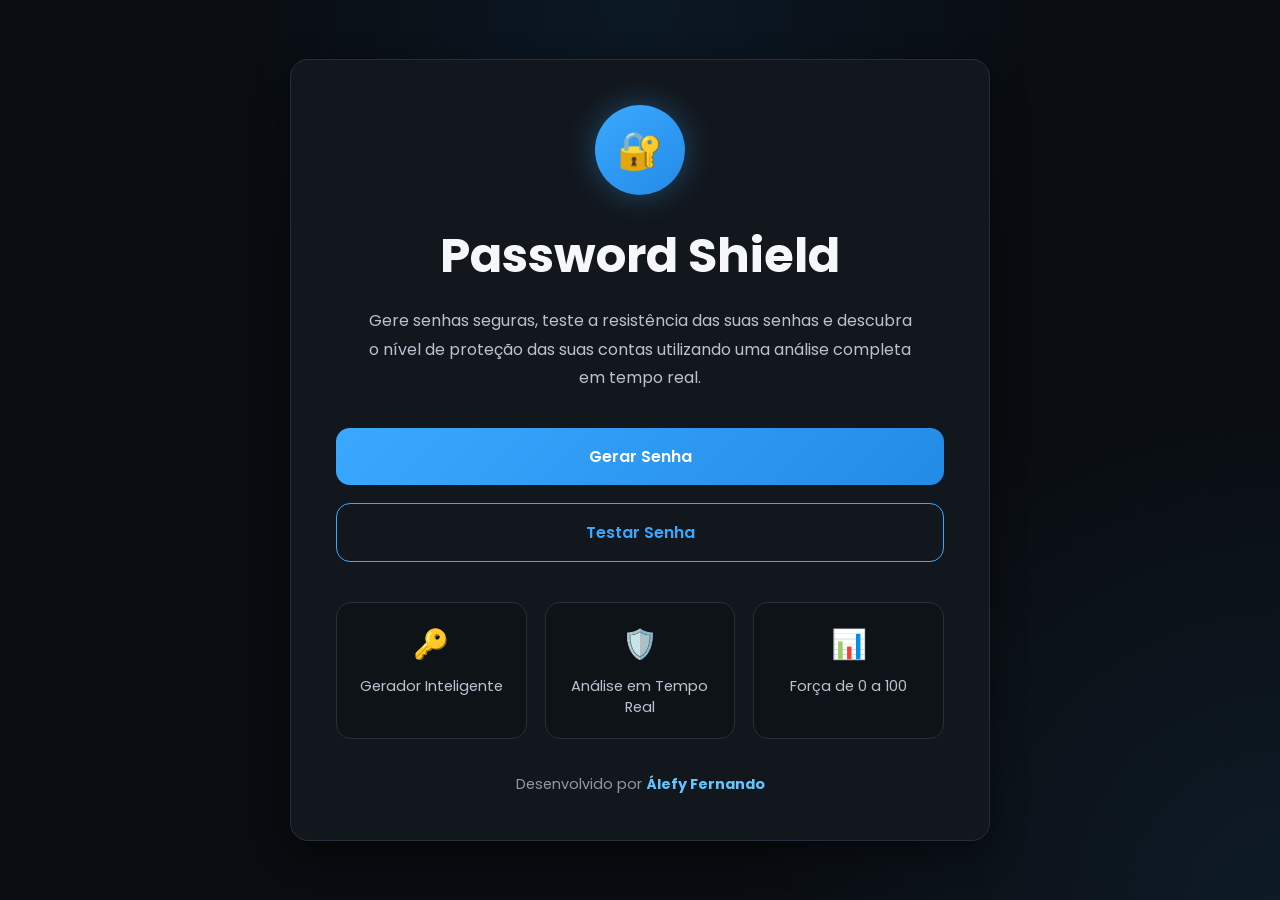
<file: index.html>
<!DOCTYPE html>
<html lang="pt-BR">

<head>

    <meta charset="UTF-8">

    <meta name="viewport" content="width=device-width, initial-scale=1.0">

    <title>Password Shield | Segurança de Senhas</title>

    <link rel="stylesheet" href="style.css">

    <link rel="preconnect" href="https://fonts.googleapis.com">

    <link rel="preconnect" href="https://fonts.gstatic.com" crossorigin>

    <link href="https://fonts.googleapis.com/css2?family=Poppins:wght@300;400;500;600;700&display=swap" rel="stylesheet">

</head>

<body>

    <div class="background"></div>

    <main class="container">

        <section class="card">

            <div class="logo">

                🔐

            </div>

            <h1>Password Shield</h1>

            <p class="descricao">

                Gere senhas seguras, teste a resistência das suas senhas
                e descubra o nível de proteção das suas contas utilizando
                uma análise completa em tempo real.

            </p>

            <div class="menu">

                <a href="gerar.html" class="botao principal">

                    Gerar Senha

                </a>

                <a href="testar.html" class="botao secundario">

                    Testar Senha

                </a>

            </div>

            <div class="informacoes">

                <div class="info">

                    <span>🔑</span>

                    <p>Gerador Inteligente</p>

                </div>

                <div class="info">

                    <span>🛡️</span>

                    <p>Análise em Tempo Real</p>

                </div>

                <div class="info">

                    <span>📊</span>

                    <p>Força de 0 a 100</p>

                </div>

            </div>

            <footer>

                Desenvolvido por <strong>Álefy Fernando</strong>

            </footer>

        </section>

    </main>

</body>

</html>
</file>
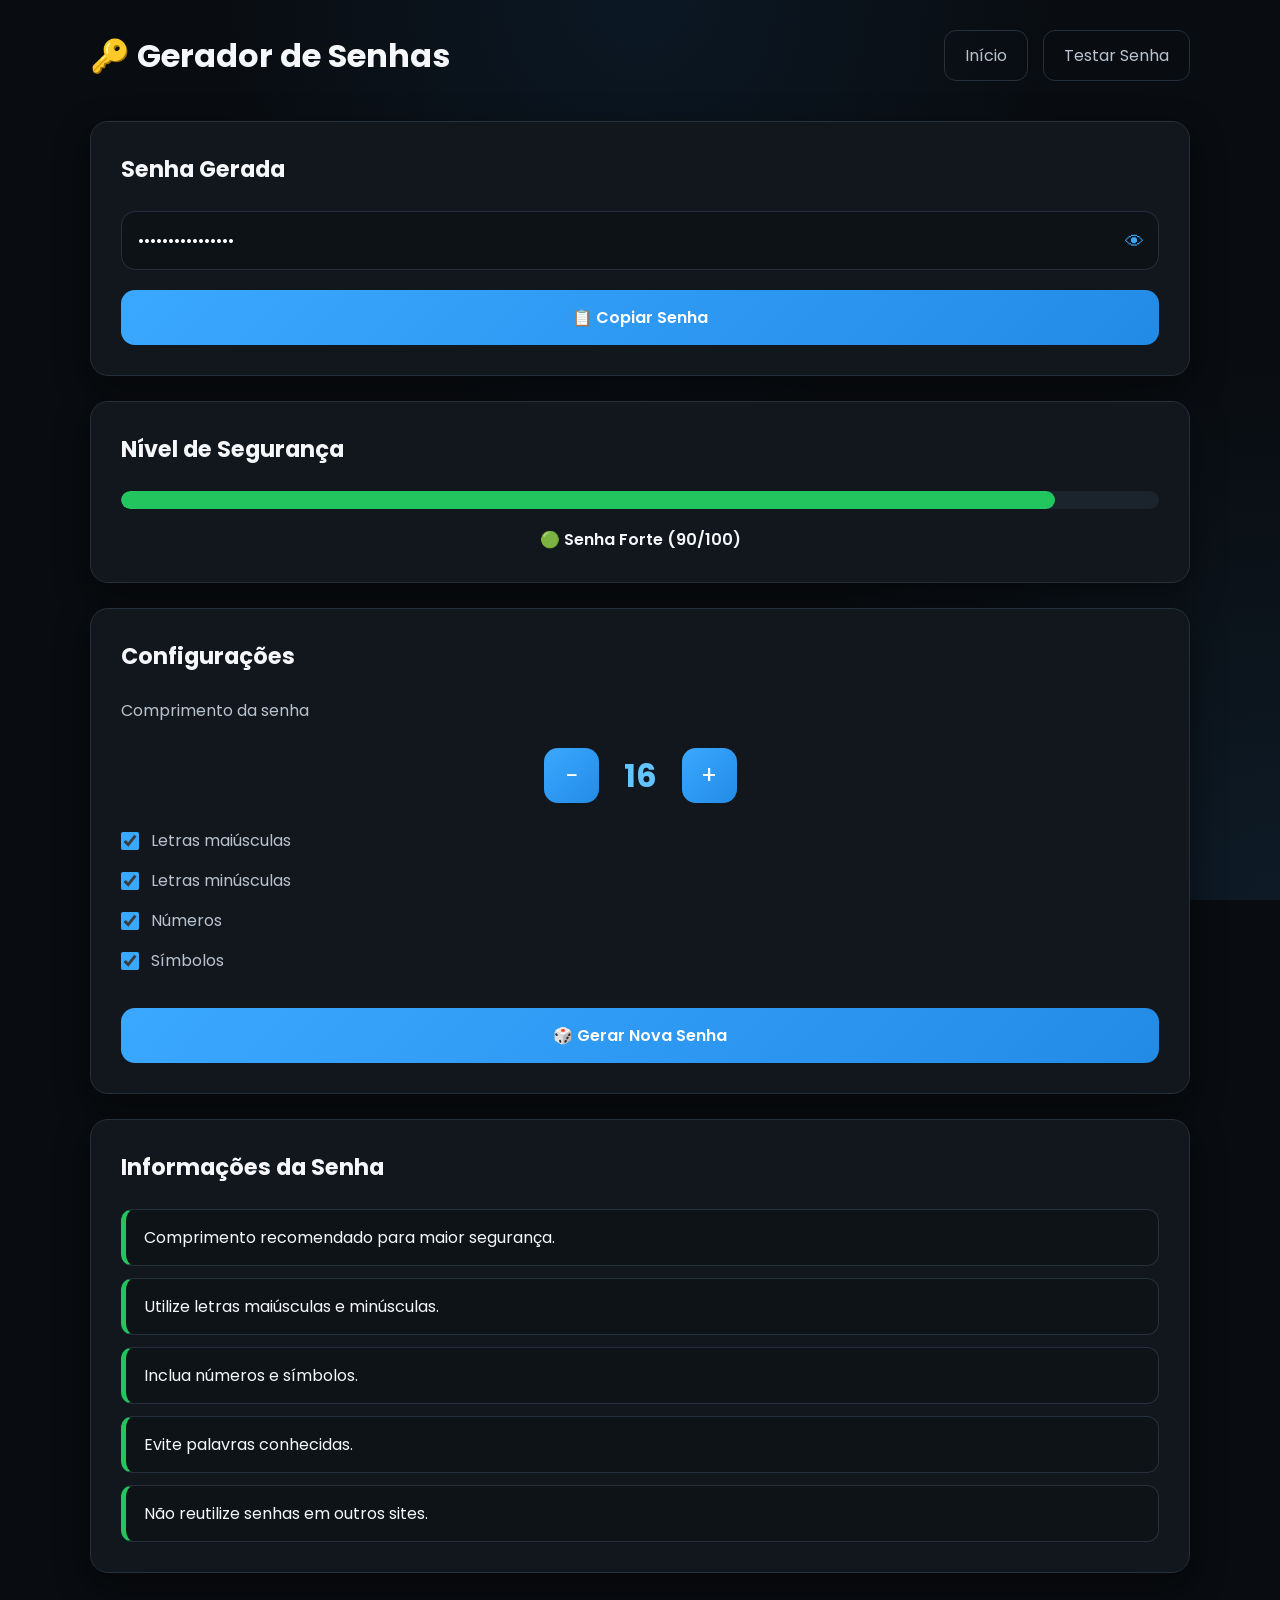
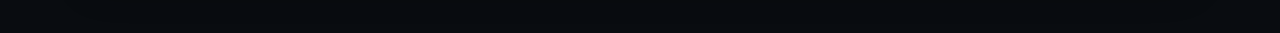
<file: gerar.html>
<!DOCTYPE html>
<html lang="pt-BR">

<head>

    <meta charset="UTF-8">

    <meta name="viewport" content="width=device-width, initial-scale=1.0">

    <title>Password Shield | Gerador de Senhas</title>

    <link rel="stylesheet" href="style.css">

</head>

<body>

    <div class="background"></div>

    <header>

        <h1>🔑 Gerador de Senhas</h1>

        <nav>

            <a href="index.html">Início</a>

            <a href="testar.html">Testar Senha</a>

        </nav>

    </header>

    <main>

        <!-- SENHA GERADA -->

        <section class="painel">

            <h2>Senha Gerada</h2>

            <div class="campo-senha">

                <input
                    type="password"
                    id="campoSenha"
                    readonly
                    placeholder="Clique em Gerar Nova Senha">

                <button
                    class="toggleSenha"
                    id="mostrarSenha"
                    title="Mostrar senha">

                    👁

                </button>

            </div>

            <button id="copiar">

                📋 Copiar Senha

            </button>

        </section>

        <!-- FORÇA -->

        <section class="painel">

            <h2>Nível de Segurança</h2>

            <div class="barra">

                <div id="forca"></div>

            </div>

            <p id="textoForca">

                Gere uma senha para iniciar.

            </p>

        </section>

        <!-- CONFIGURAÇÕES -->

        <section class="painel">

            <h2>Configurações</h2>

            <label>

                Comprimento da senha

            </label>

            <div class="controle">

                <button id="menos">

                    −

                </button>

                <span id="valorTamanho">

                    16

                </span>

                <button id="mais">

                    +

                </button>

            </div>

            <label>

                <input
                    type="checkbox"
                    id="maiusculas"
                    checked>

                Letras maiúsculas

            </label>

            <label>

                <input
                    type="checkbox"
                    id="minusculas"
                    checked>

                Letras minúsculas

            </label>

            <label>

                <input
                    type="checkbox"
                    id="numeros"
                    checked>

                Números

            </label>

            <label>

                <input
                    type="checkbox"
                    id="simbolos"
                    checked>

                Símbolos

            </label>

            <button id="gerar">

                🎲 Gerar Nova Senha

            </button>

        </section>

        <!-- INFORMAÇÕES -->

        <section class="painel">

            <h2>Informações da Senha</h2>

            <ul id="listaResultado">

                <li class="sucesso">

                    Comprimento recomendado para maior segurança.

                </li>

                <li class="sucesso">

                    Utilize letras maiúsculas e minúsculas.

                </li>

                <li class="sucesso">

                    Inclua números e símbolos.

                </li>

                <li class="sucesso">

                    Evite palavras conhecidas.

                </li>

                <li class="sucesso">

                    Não reutilize senhas em outros sites.

                </li>

            </ul>

        </section>

    </main>

    <script src="gerar.js"></script>

</body>

</html>
</file>
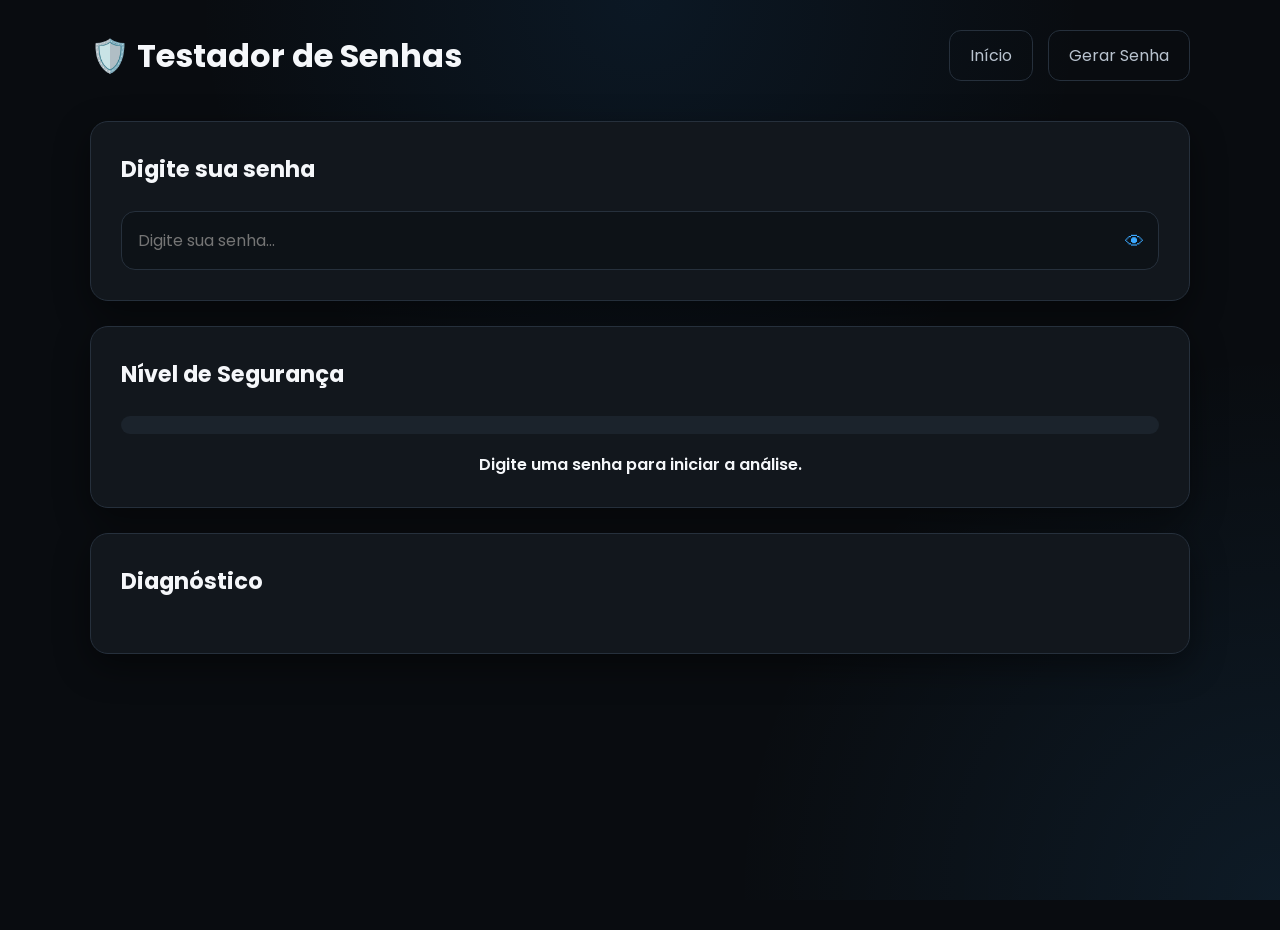
<file: testar.html>
<!DOCTYPE html>
<html lang="pt-BR">

<head>

    <meta charset="UTF-8">

    <meta name="viewport" content="width=device-width, initial-scale=1.0">

    <title>Password Shield | Testador de Senhas</title>

    <link rel="stylesheet" href="style.css">

</head>

<body>

    <div class="background"></div>

    <header>

        <h1>🛡️ Testador de Senhas</h1>

        <nav>

            <a href="index.html">Início</a>

            <a href="gerar.html">Gerar Senha</a>

        </nav>

    </header>

    <main>

        <!-- Campo da senha -->

        <section class="painel">

            <h2>Digite sua senha</h2>

            <div class="campo-senha">

                <input
                    type="password"
                    id="senhaTeste"
                    placeholder="Digite sua senha...">

                <button
                    class="toggleSenha"
                    id="mostrarSenha"
                    title="Mostrar senha">

                    👁

                </button>

            </div>

        </section>

        <!-- Barra -->

        <section class="painel">

            <h2>Nível de Segurança</h2>

            <div class="barra">

                <div id="forca"></div>

            </div>

            <p id="textoForca">

                Digite uma senha para iniciar a análise.

            </p>

        </section>

        <!-- Diagnóstico -->

        <section class="painel">

            <h2>Diagnóstico</h2>

            <ul id="listaResultado">

            </ul>

        </section>

    </main>

    <script src="testar.js"></script>

</body>

</html>
</file>
<file: style.css>
@import url('https://fonts.googleapis.com/css2?family=Poppins:wght@300;400;500;600;700&display=swap');

/* ==========================
   VARIÁVEIS
========================== */

:root{

    --background:#090C10;

    --card:#12171D;

    --card-hover:#171E27;

    --primary:#3BA8FF;

    --primary-dark:#228BE6;

    --primary-light:#63C5FF;

    --text:#F5F7FA;

    --text-secondary:#B9C3CF;

    --border:#26303C;

    --shadow:0 12px 35px rgba(0,0,0,.45);

    --radius:18px;

}

/* ==========================
   RESET
========================== */

*{

    margin:0;

    padding:0;

    box-sizing:border-box;

    font-family:"Poppins",sans-serif;

}

html{

    scroll-behavior:smooth;

}

body{

    min-height:100vh;

    background:var(--background);

    color:var(--text);

    overflow-x:hidden;

}

/* ==========================
   FUNDO
========================== */

.background{

    position:fixed;

    inset:0;

    background:

    radial-gradient(circle at top,#1b6db61f,transparent 40%),

    radial-gradient(circle at bottom right,#3ba8ff18,transparent 35%),

    #090C10;

    z-index:-1;

}

/* ==========================
   CONTAINER
========================== */

.container{

    width:min(1100px,92%);

    min-height:100vh;

    display:flex;

    justify-content:center;

    align-items:center;

    margin:auto;

    padding:40px 0;

}

/* ==========================
   CARD
========================== */

.card{

    width:100%;

    max-width:700px;

    background:var(--card);

    border:1px solid var(--border);

    border-radius:var(--radius);

    padding:45px;

    box-shadow:var(--shadow);

    text-align:center;

    transition:.35s;

}

.card:hover{

    background:var(--card-hover);

}

/* ==========================
   LOGO
========================== */

.logo{

    width:90px;

    height:90px;

    margin:auto;

    margin-bottom:25px;

    border-radius:50%;

    background:linear-gradient(
        145deg,
        var(--primary),
        var(--primary-dark)
    );

    display:flex;

    justify-content:center;

    align-items:center;

    font-size:2.3rem;

    box-shadow:

        0 0 30px rgba(59,168,255,.35);

}

/* ==========================
   TITULOS
========================== */

h1{

    font-size:3rem;

    font-weight:700;

    margin-bottom:15px;

}

.descricao{

    color:var(--text-secondary);

    line-height:1.8;

    max-width:550px;

    margin:auto;

    margin-bottom:35px;

}

/* ==========================
   MENU
========================== */

.menu{

    display:flex;

    flex-direction:column;

    gap:18px;

    margin-bottom:40px;

}

/* ==========================
   BOTÕES
========================== */

.botao{

    text-decoration:none;

    border-radius:14px;

    padding:16px;

    font-weight:600;

    font-size:1rem;

    transition:.30s;

}

.principal{

    background:linear-gradient(
        135deg,
        var(--primary),
        var(--primary-dark)
    );

    color:white;

}

.principal:hover{

    transform:translateY(-3px);

    box-shadow:

        0 10px 25px rgba(59,168,255,.35);

}

.secundario{

    border:1px solid var(--primary);

    color:var(--primary);

}

.secundario:hover{

    background:rgba(59,168,255,.10);

    transform:translateY(-3px);

}

/* ==========================
   INFORMAÇÕES
========================== */

.informacoes{

    display:grid;

    grid-template-columns:repeat(3,1fr);

    gap:18px;

    margin-top:10px;

}

.info{

    background:#0E1318;

    border:1px solid var(--border);

    border-radius:15px;

    padding:20px;

    transition:.30s;

}

.info:hover{

    transform:translateY(-4px);

    border-color:var(--primary);

}

.info span{

    font-size:1.8rem;

}

.info p{

    margin-top:10px;

    color:var(--text-secondary);

    font-size:.92rem;

}

/* ==========================
   RODAPÉ
========================== */

footer{

    margin-top:35px;

    color:#8E99A5;

    font-size:.9rem;

}

footer strong{

    color:var(--primary-light);

}
/* =====================================================
   HEADER
===================================================== */

header{

    width:min(1100px,92%);

    margin:30px auto 10px;

    display:flex;

    justify-content:space-between;

    align-items:center;

    flex-wrap:wrap;

    gap:20px;

}

header h1{

    font-size:2rem;

    margin:0;

}

nav{

    display:flex;

    gap:15px;

    flex-wrap:wrap;

}

nav a{

    text-decoration:none;

    color:var(--text-secondary);

    padding:12px 20px;

    border-radius:12px;

    border:1px solid var(--border);

    transition:.3s;

}

nav a:hover{

    color:white;

    border-color:var(--primary);

    background:rgba(59,168,255,.12);

}

/* =====================================================
   MAIN
===================================================== */

main{

    width:min(1100px,92%);

    margin:auto;

    display:grid;

    gap:25px;

    padding:30px 0 60px;

}

/* =====================================================
   PAINÉIS
===================================================== */

.painel{

    background:var(--card);

    border:1px solid var(--border);

    border-radius:18px;

    padding:30px;

    box-shadow:var(--shadow);

}

.painel h2{

    margin-bottom:25px;

    font-size:1.4rem;

}

/* =====================================================
   INPUTS
===================================================== */

input[type=text],
input[type=password]{

    width:100%;

    background:#0D1217;

    color:white;

    border:1px solid var(--border);

    border-radius:14px;

    padding:16px;

    font-size:1rem;

    outline:none;

    transition:.3s;

}

input[type=text]:focus,
input[type=password]:focus{

    border-color:var(--primary);

    box-shadow:0 0 0 4px rgba(59,168,255,.15);

}

/* =====================================================
   CAMPO SENHA
===================================================== */

.campo-senha{

    position:relative;

}

.campo-senha input{

    padding-right:60px;

}

.toggleSenha{

    position:absolute;

    top:50%;

    right:15px;

    transform:translateY(-50%);

    background:none;

    border:none;

    color:var(--primary);

    cursor:pointer;

    font-size:1.2rem;

}

/* =====================================================
   BOTÕES
===================================================== */

button{

    cursor:pointer;

    border:none;

    transition:.3s;

}

#gerar,
#copiar,
#mais,
#menos{

    background:linear-gradient(
        135deg,
        var(--primary),
        var(--primary-dark)
    );

    color:white;

}

#gerar,
#copiar{

    width:100%;

    padding:15px;

    margin-top:20px;

    border-radius:14px;

    font-size:1rem;

    font-weight:600;

}

#gerar:hover,
#copiar:hover{

    transform:translateY(-2px);

    box-shadow:0 10px 20px rgba(59,168,255,.35);

}

#mais,
#menos{

    width:55px;

    height:55px;

    border-radius:14px;

    font-size:1.5rem;

}

#mais:hover,
#menos:hover{

    transform:scale(1.08);

}

/* =====================================================
   CONTROLE TAMANHO
===================================================== */

.controle{

    display:flex;

    justify-content:center;

    align-items:center;

    gap:25px;

    margin:25px 0;

}

#valorTamanho{

    font-size:2rem;

    font-weight:700;

    color:var(--primary-light);

}

/* =====================================================
   CHECKBOXES
===================================================== */

label{

    display:flex;

    align-items:center;

    gap:12px;

    margin:15px 0;

    color:var(--text-secondary);

}

input[type=checkbox]{

    width:18px;

    height:18px;

    accent-color:var(--primary);

}

/* =====================================================
   BARRA DE FORÇA
===================================================== */

.barra{

    width:100%;

    height:18px;

    background:#1B232C;

    border-radius:30px;

    overflow:hidden;

    margin-bottom:18px;

}

#forca{

    width:0%;

    height:100%;

    transition:width .45s ease,
               background .45s ease;

    border-radius:30px;

}

/* Cores da barra */

.fraca{

    background:#ef4444;

}

.media{

    background:#facc15;

}

.forte{

    background:#22c55e;

}

#textoForca{

    text-align:center;

    font-size:1rem;

    font-weight:600;

}
/* =====================================================
   LISTA DE DIAGNÓSTICO
===================================================== */

#listaResultado{

    list-style:none;

    display:flex;

    flex-direction:column;

    gap:12px;

    margin-top:15px;

}

#listaResultado li{

    background:#0E1318;

    border:1px solid var(--border);

    border-left:5px solid transparent;

    border-radius:12px;

    padding:15px 18px;

    transition:.3s;

}

#listaResultado li:hover{

    transform:translateX(5px);

}

.sucesso{

    border-left-color:#22c55e !important;

}

.erro{

    border-left-color:#ef4444 !important;

}

/* =====================================================
   ANIMAÇÕES
===================================================== */

@keyframes aparecer{

    from{

        opacity:0;

        transform:translateY(20px);

    }

    to{

        opacity:1;

        transform:translateY(0);

    }

}

.card,
.painel{

    animation:aparecer .6s ease;

}

button:active{

    transform:scale(.97);

}

/* =====================================================
   SCROLLBAR
===================================================== */

::-webkit-scrollbar{

    width:10px;

}

::-webkit-scrollbar-track{

    background:#090C10;

}

::-webkit-scrollbar-thumb{

    background:var(--primary);

    border-radius:20px;

}

::-webkit-scrollbar-thumb:hover{

    background:var(--primary-light);

}

/* =====================================================
   SELEÇÃO DE TEXTO
===================================================== */

::selection{

    background:var(--primary);

    color:white;

}

/* =====================================================
   RESPONSIVIDADE
===================================================== */

@media(max-width:900px){

    .informacoes{

        grid-template-columns:1fr;

    }

    header{

        justify-content:center;

        text-align:center;

    }

    nav{

        justify-content:center;

    }

}

@media(max-width:700px){

    .card{

        padding:30px 25px;

    }

    h1{

        font-size:2.2rem;

    }

    .descricao{

        font-size:.95rem;

    }

    .controle{

        gap:15px;

    }

    #valorTamanho{

        font-size:1.7rem;

    }

}

@media(max-width:500px){

    .menu{

        gap:12px;

    }

    .botao{

        padding:15px;

    }

    header h1{

        font-size:1.6rem;

    }

    .painel{

        padding:22px;

    }

}
</file>
